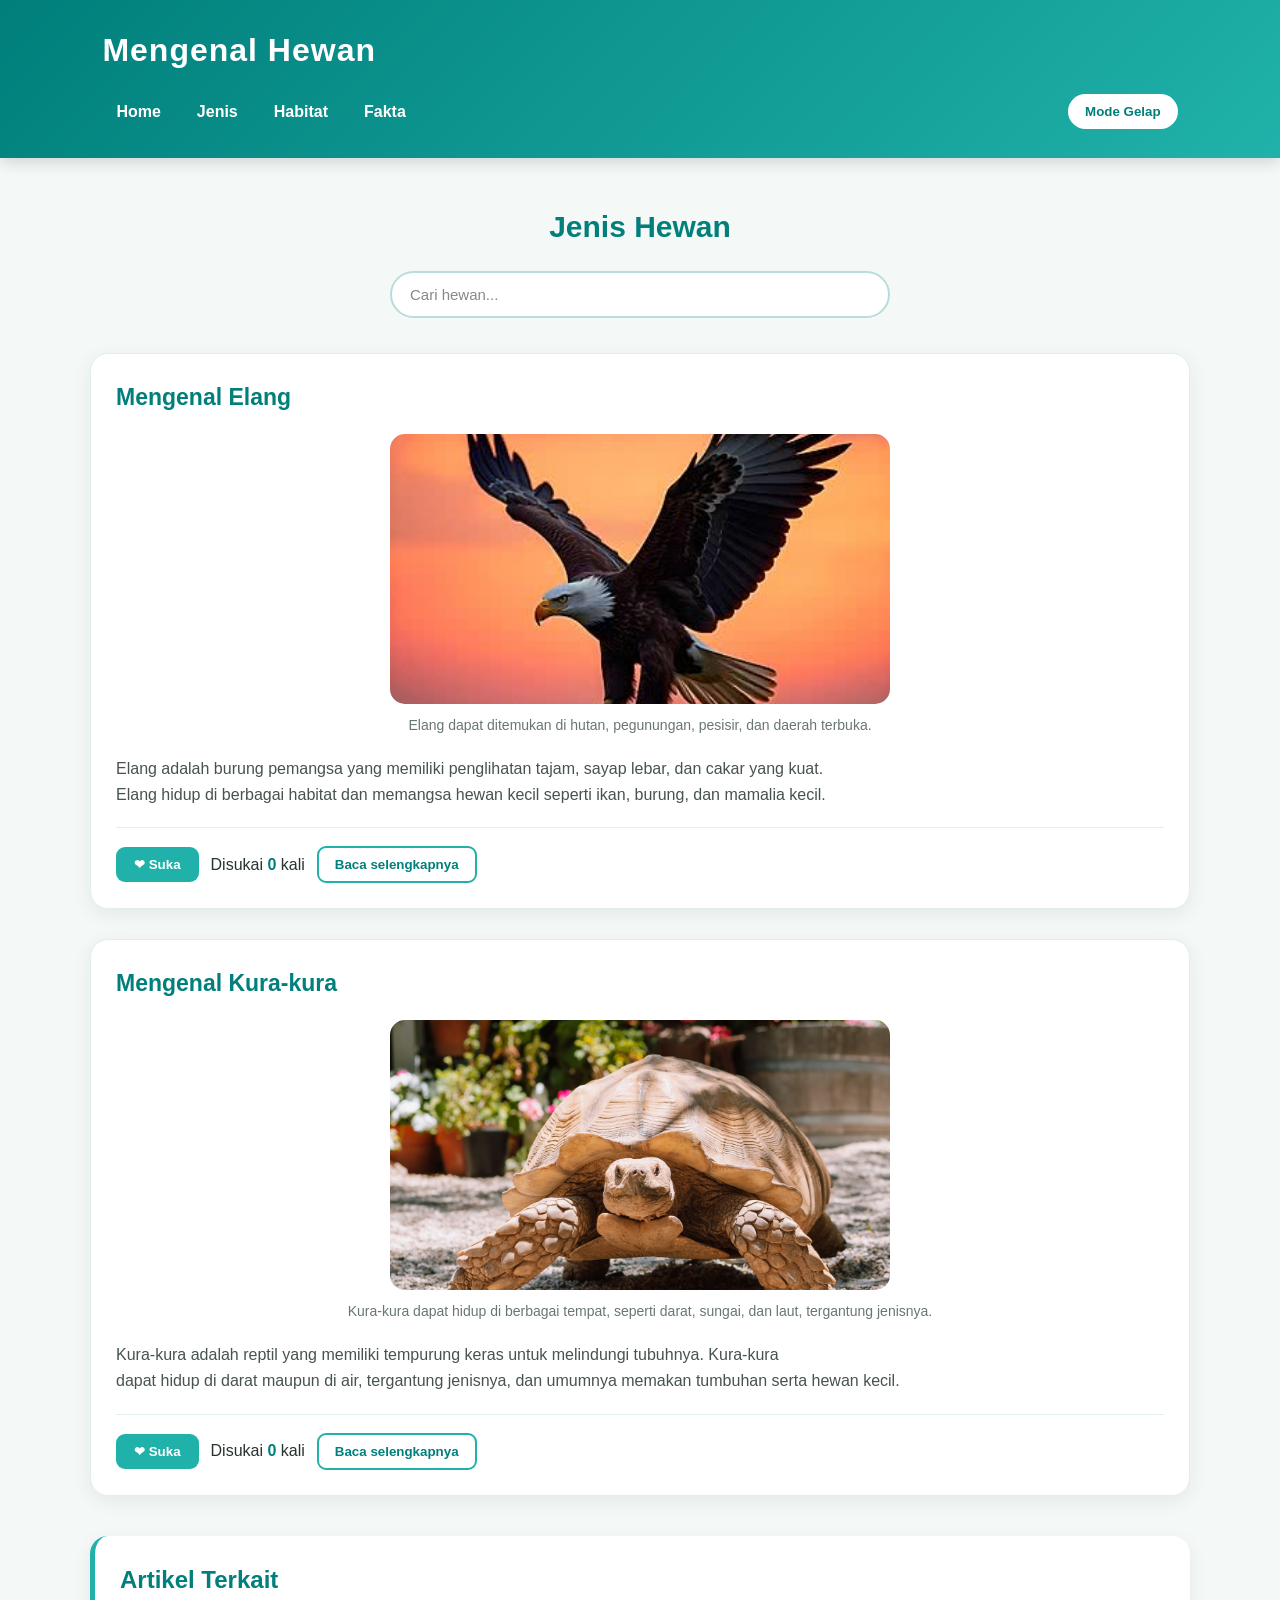
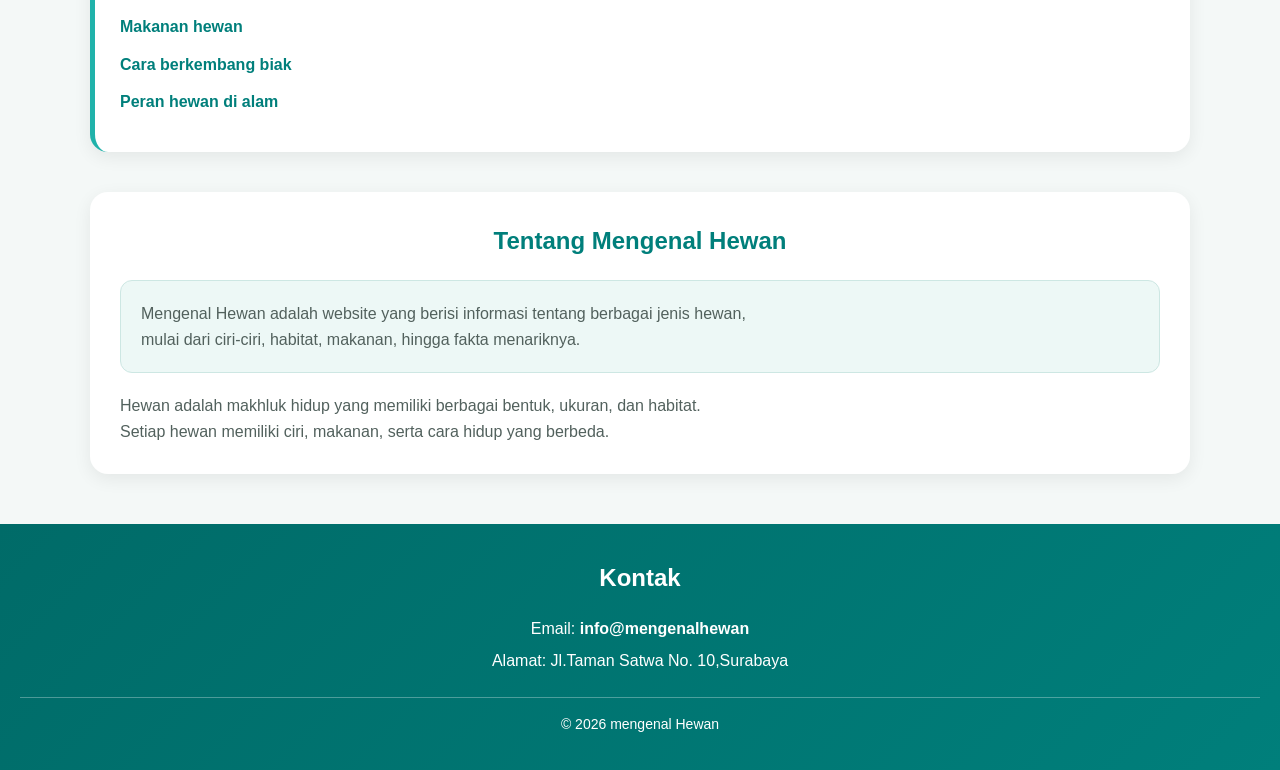
<file: index.html>
<!doctype html>
<html lang="en">
  <head>
    <meta charset="UTF-8" />
    <meta name="viewport" content="width=device-width, initial-scale=1.0" />
    <title>Mengenal Hewan</title>

    <link rel="stylesheet" href="style.css" />

    <!-- TAMBAHAN JS: menyambungkan file script.js. "defer" = tunggu HTML selesai dimuat dulu -->
    <script src="script.js" defer></script>

    <style>
      h1 {
        font-size: 20px;
        background-color: turquoise;
      }
    </style>
  </head>
  <body>
    <!--Header-->
    <header id="judul">
      <h1>Mengenal Hewan</h1>

      <!--Navigasi-->
      <nav id="navigasi">
        <a href="#">Home</a>
        <a href="jenis.html">Jenis</a>
        <a href="habitat.html">Habitat</a>
        <a href="fakta.html">Fakta</a>
        <!-- TAMBAHAN JS: tombol mode gelap -->
        <button id="tombol-gelap">Mode Gelap</button>
      </nav>
    </header>

    <!--Konten Utama-->
    <main>
      <!--Section-->
      <section id="jenis">
        <h2>Jenis Hewan</h2>

        <!-- TAMBAHAN JS (Tantangan 2, opsional): kotak cari hewan -->
        <input type="text" id="cari" placeholder="Cari hewan..." />

        <!--article 1-->
        <article>
          <h3>Mengenal Elang</h3>
          <figure>
            <img src="elang.jpg" alt="" width="400" height="225" />
            <figcaption>
              Elang dapat ditemukan di hutan, pegunungan, pesisir, dan daerah
              terbuka.
            </figcaption>
          </figure>

          <p>
            Elang adalah burung pemangsa yang memiliki penglihatan tajam, sayap
            lebar, dan cakar yang kuat. <br />
            Elang hidup di berbagai habitat dan memangsa hewan kecil seperti
            ikan, burung, dan mamalia kecil.
          </p>

          <!-- TAMBAHAN JS: teks tambahan (disembunyikan dulu lewat class "sembunyi") -->
          <p class="selengkapnya sembunyi">
            Elang membuat sarang di pohon tinggi atau tebing. Beberapa jenis
            elang di Indonesia, seperti Elang Jawa, termasuk satwa yang
            dilindungi.
          </p>

          <!-- TAMBAHAN JS: tombol Suka dan Baca selengkapnya -->
          <div class="aksi">
            <button class="btn-suka">❤ Suka</button>
            <span>Disukai <strong class="jumlah-suka">0</strong> kali</span>
            <button class="btn-baca">Baca selengkapnya</button>
          </div>
        </article>

        <!--article 2-->
        <article>
          <h3>Mengenal Kura-kura</h3>
          <figure>
            <img src="kura2.avif" alt="" width="400" height="200" />
            <figcaption>
              Kura-kura dapat hidup di berbagai tempat, seperti darat, sungai,
              dan laut, tergantung jenisnya.
            </figcaption>
          </figure>
          <p>
            Kura-kura adalah reptil yang memiliki tempurung keras untuk
            melindungi tubuhnya. Kura-kura <br />
            dapat hidup di darat maupun di air, tergantung jenisnya, dan umumnya
            memakan tumbuhan serta hewan kecil.
          </p>

          <!-- TAMBAHAN JS: teks tambahan (disembunyikan dulu lewat class "sembunyi") -->
          <p class="selengkapnya sembunyi">
            Tempurung kura-kura menyatu dengan tulang punggung dan tulang
            rusuknya, sehingga kura-kura tidak bisa keluar dari tempurungnya.
            Beberapa jenis dapat hidup lebih dari 50 tahun.
          </p>

          <!-- TAMBAHAN JS: tombol Suka dan Baca selengkapnya -->
          <div class="aksi">
            <button class="btn-suka">❤ Suka</button>
            <span>Disukai <strong class="jumlah-suka">0</strong> kali</span>
            <button class="btn-baca">Baca selengkapnya</button>
          </div>
        </article>
      </section>

      <!--Aside/Sidebar-->
      <aside>
        <h2>Artikel Terkait</h2>
        <ul>
          <li><a href="#">Makanan hewan</a></li>
          <li><a href="#">Cara berkembang biak</a></li>
          <li><a href="#">Peran hewan di alam</a></li>
        </ul>
      </aside>

      <!--Section Tentang-->
      <section id="Tentang">
        <h2>Tentang Mengenal Hewan</h2>

        <div class="wrapper">
          <p>
            Mengenal Hewan adalah website yang berisi informasi tentang berbagai
            jenis hewan, <br />
            mulai dari ciri-ciri, habitat, makanan, hingga fakta menariknya.
          </p>
        </div>
        <p>
          Hewan adalah makhluk hidup yang memiliki berbagai bentuk, ukuran, dan
          habitat. <br />
          Setiap hewan memiliki ciri, makanan, serta cara hidup yang berbeda.
        </p>
      </section>
    </main>
    <!--Footer-->
    <footer id="kontak">
      <h2>Kontak</h2>

      <address class="alamat">
        Email:
        <a href="mailto:info@mengenalhewan">info@mengenalhewan</a>
        <br />

        Alamat: Jl.Taman Satwa No. 10,Surabaya
      </address>

      <p>&copy; 2026 mengenal Hewan</p>
    </footer>
  </body>
</html>
</file>
<file: style.css>
/* =========================================
   RESET DASAR
========================================= */

* {
  margin: 0;
  padding: 0;
  box-sizing: border-box;
}

html {
  scroll-behavior: smooth;
}

body {
  font-family: Arial, Helvetica, sans-serif;
  background-color: #f4f8f7;
  color: #263330;
  line-height: 1.6;
  transition:
    background-color 0.3s ease,
    color 0.3s ease;
}


/* =========================================
   HEADER
========================================= */

header {
  background: linear-gradient(135deg, #007f7b, #20b2aa);
  color: white;
  padding: 25px 8%;
  box-shadow: 0 4px 15px rgba(0, 0, 0, 0.15);
  position: sticky;
  top: 0;
  z-index: 100;
}

header h1 {
  font-size: 32px;

  /* Supaya style h1 dari HTML tidak mengganggu */
  background-color: transparent;

  margin-bottom: 15px;
  letter-spacing: 1px;
}


/* =========================================
   NAVIGASI
========================================= */

#navigasi {
  display: flex;
  align-items: center;
  gap: 8px;
  flex-wrap: wrap;
}

#navigasi a {
  color: white;
  text-decoration: none;

  padding: 8px 14px;
  border-radius: 8px;

  font-weight: bold;

  transition: 0.3s ease;
}

#navigasi a:hover {
  background-color: rgba(255, 255, 255, 0.2);
  transform: translateY(-2px);
}


/* =========================================
   TOMBOL MODE GELAP
========================================= */

#tombol-gelap {
  margin-left: auto;

  border: none;
  border-radius: 20px;

  padding: 10px 17px;

  background-color: white;
  color: #007f7b;

  font-weight: bold;
  cursor: pointer;

  transition: all 0.3s ease;
}

#tombol-gelap:hover {
  transform: translateY(-2px);
  box-shadow: 0 4px 12px rgba(0, 0, 0, 0.2);
}

#tombol-gelap:active {
  transform: scale(0.96);
}


/* =========================================
   KONTEN UTAMA
========================================= */

main {
  width: 90%;
  max-width: 1100px;

  margin: 45px auto;
}


/* =========================================
   SECTION JENIS HEWAN
========================================= */

#jenis {
  margin-bottom: 40px;
}

#jenis h2 {
  text-align: center;

  color: #007f7b;

  font-size: 30px;

  margin-bottom: 20px;
}


/* =========================================
   KOTAK PENCARIAN
========================================= */

#cari {
  display: block;

  width: 100%;
  max-width: 500px;

  margin: 0 auto 35px;

  padding: 13px 18px;

  border: 2px solid #b9ddda;
  border-radius: 30px;

  background-color: white;
  color: #333;

  font-size: 15px;

  outline: none;

  transition: 0.3s ease;
}

#cari::placeholder {
  color: #888;
}

#cari:focus {
  border-color: #20b2aa;

  box-shadow:
    0 0 0 4px rgba(32, 178, 170, 0.15);
}


/* =========================================
   CARD / ARTICLE HEWAN
========================================= */

article {
  background-color: white;

  border: 1px solid #e1eeee;

  border-radius: 18px;

  padding: 25px;

  margin-bottom: 30px;

  box-shadow:
    0 5px 20px rgba(0, 0, 0, 0.07);

  transition: all 0.3s ease;
}

article:hover {
  transform: translateY(-5px);

  box-shadow:
    0 12px 28px rgba(0, 0, 0, 0.12);
}

article h3 {
  color: #007f7b;

  font-size: 23px;

  margin-bottom: 18px;
}


/* =========================================
   GAMBAR HEWAN
========================================= */

figure {
  margin-bottom: 20px;
}

figure img {
  display: block;

  width: 100%;
  max-width: 500px;

  height: 270px;

  object-fit: cover;

  margin: 0 auto;

  border-radius: 15px;

  transition: 0.3s ease;
}

figure img:hover {
  transform: scale(1.02);
}

figcaption {
  text-align: center;

  color: #687774;

  font-size: 14px;

  margin-top: 10px;
}


/* =========================================
   TEKS ARTICLE
========================================= */

article p {
  color: #46534f;

  margin-bottom: 15px;
}


/* =========================================
   BACA SELENGKAPNYA
========================================= */

.sembunyi {
  display: none;
}

.selengkapnya {
  background-color: #edf8f6;

  border-left: 4px solid #20b2aa;

  border-radius: 8px;

  padding: 15px;

  margin-top: 10px;
}


/* =========================================
   AREA AKSI
========================================= */

.aksi {
  display: flex;

  align-items: center;

  gap: 12px;

  flex-wrap: wrap;

  margin-top: 20px;

  padding-top: 18px;

  border-top: 1px solid #e3eeee;
}


/* =========================================
   TOMBOL SUKA
========================================= */

.btn-suka {
  border: none;

  background-color: #20b2aa;
  color: white;

  padding: 10px 18px;

  border-radius: 9px;

  font-weight: bold;

  cursor: pointer;

  transition: 0.3s ease;
}

.btn-suka:hover {
  background-color: #007f7b;

  transform: translateY(-2px);

  box-shadow:
    0 4px 10px rgba(0, 127, 123, 0.25);
}

.btn-suka:active {
  transform: scale(0.96);
}


/* =========================================
   JUMLAH SUKA
========================================= */

.jumlah-suka {
  color: #007f7b;

  font-weight: bold;

  font-size: 16px;
}


/* =========================================
   TOMBOL BACA
========================================= */

.btn-baca {
  border: 2px solid #20b2aa;

  background-color: transparent;

  color: #007f7b;

  padding: 9px 16px;

  border-radius: 9px;

  font-weight: bold;

  cursor: pointer;

  transition: 0.3s ease;
}

.btn-baca:hover {
  background-color: #20b2aa;

  color: white;

  transform: translateY(-2px);
}


/* =========================================
   ASIDE / ARTIKEL TERKAIT
========================================= */

aside {
  background-color: white;

  margin-top: 40px;

  padding: 25px;

  border-radius: 18px;

  border-left: 5px solid #20b2aa;

  box-shadow:
    0 5px 18px rgba(0, 0, 0, 0.07);
}

aside h2 {
  color: #007f7b;

  margin-bottom: 15px;
}

aside ul {
  list-style: none;
}

aside li {
  margin-bottom: 12px;
}

aside a {
  color: #007f7b;

  text-decoration: none;

  font-weight: bold;

  transition: 0.2s ease;
}

aside a:hover {
  color: #20b2aa;

  padding-left: 5px;
}


/* =========================================
   SECTION TENTANG
========================================= */

#Tentang {
  margin-top: 40px;

  background-color: white;

  padding: 30px;

  border-radius: 18px;

  box-shadow:
    0 5px 18px rgba(0, 0, 0, 0.07);
}

#Tentang h2 {
  text-align: center;

  color: #007f7b;

  margin-bottom: 20px;
}

#Tentang p {
  color: #52615d;
}


/* =========================================
   WRAPPER TENTANG
========================================= */

.wrapper {
  background-color: #edf8f6;

  padding: 20px;

  border-radius: 12px;

  border: 1px solid #cde7e3;

  margin-bottom: 20px;
}


/* =========================================
   FOOTER
========================================= */

footer {
  margin-top: 50px;

  background: linear-gradient(
    135deg,
    #006b68,
    #007f7b
  );

  color: white;

  text-align: center;

  padding: 35px 20px;
}

footer h2 {
  margin-bottom: 15px;
}

.alamat {
  font-style: normal;

  line-height: 2;
}

footer a {
  color: white;

  font-weight: bold;

  text-decoration: none;
}

footer a:hover {
  text-decoration: underline;
}

footer p {
  margin-top: 20px;

  padding-top: 15px;

  border-top: 1px solid
    rgba(255, 255, 255, 0.3);

  font-size: 14px;
}


/* =========================================
   MODE GELAP
========================================= */

body.mode-gelap {
  background-color: #121817;

  color: #eeeeee;
}


/* Header */

body.mode-gelap header {
  background: linear-gradient(
    135deg,
    #064d4a,
    #087a74
  );
}


/* Judul */

body.mode-gelap #jenis h2,
body.mode-gelap #Tentang h2,
body.mode-gelap aside h2,
body.mode-gelap article h3 {
  color: #42d6ce;
}


/* Card */

body.mode-gelap article {
  background-color: #202827;

  border-color: #344441;

  color: #eeeeee;

  box-shadow:
    0 5px 20px rgba(0, 0, 0, 0.3);
}

body.mode-gelap article p {
  color: #d0d8d6;
}


/* Caption */

body.mode-gelap figcaption {
  color: #aab7b4;
}


/* Selengkapnya */

body.mode-gelap .selengkapnya {
  background-color: #293735;

  border-left-color: #42d6ce;

  color: #dce5e3;
}


/* Garis */

body.mode-gelap .aksi {
  border-top-color: #394846;
}


/* Jumlah suka */

body.mode-gelap .jumlah-suka {
  color: #42d6ce;
}


/* Tombol baca */

body.mode-gelap .btn-baca {
  color: #42d6ce;

  border-color: #42d6ce;
}

body.mode-gelap .btn-baca:hover {
  background-color: #42d6ce;

  color: #17201f;
}


/* Search */

body.mode-gelap #cari {
  background-color: #242d2b;

  color: white;

  border-color: #40514f;
}

body.mode-gelap #cari::placeholder {
  color: #9eaaa8;
}


/* Aside */

body.mode-gelap aside {
  background-color: #202827;

  border-left-color: #42d6ce;

  color: #eeeeee;
}

body.mode-gelap aside a {
  color: #42d6ce;
}


/* Tentang */

body.mode-gelap #Tentang {
  background-color: #202827;

  color: #eeeeee;
}

body.mode-gelap #Tentang p {
  color: #d0d8d6;
}


/* Wrapper */

body.mode-gelap .wrapper {
  background-color: #293735;

  border-color: #405955;
}


/* Tombol Mode Gelap */

body.mode-gelap #tombol-gelap {
  background-color: #eeeeee;

  color: #17201f;
}


/* Footer */

body.mode-gelap footer {
  background: linear-gradient(
    135deg,
    #043c39,
    #065c58
  );
}


/* =========================================
   ANIMASI HALAMAN
========================================= */

article,
aside,
#Tentang {
  animation: muncul 0.6s ease;
}

@keyframes muncul {
  from {
    opacity: 0;
    transform: translateY(15px);
  }

  to {
    opacity: 1;
    transform: translateY(0);
  }
}


/* =========================================
   RESPONSIVE TABLET
========================================= */

@media (max-width: 800px) {

  header {
    padding: 22px 5%;
  }

  header h1 {
    text-align: center;

    font-size: 28px;
  }

  #navigasi {
    justify-content: center;
  }

  #tombol-gelap {
    margin-left: 0;
  }

  main {
    width: 92%;
  }
}


/* =========================================
   RESPONSIVE HP
========================================= */

@media (max-width: 600px) {

  header {
    padding: 20px 15px;
  }

  header h1 {
    font-size: 25px;

    margin-bottom: 12px;
  }

  #navigasi {
    gap: 5px;
  }

  #navigasi a {
    font-size: 13px;

    padding: 7px 9px;
  }

  #tombol-gelap {
    font-size: 13px;

    padding: 8px 12px;
  }

  main {
    width: 92%;

    margin: 30px auto;
  }

  #jenis h2 {
    font-size: 25px;
  }

  article {
    padding: 18px;

    border-radius: 15px;
  }

  article h3 {
    font-size: 20px;
  }

  figure img {
    height: 220px;
  }

  article p {
    font-size: 14px;
  }

  .aksi {
    flex-direction: column;

    align-items: stretch;
  }

  .btn-suka,
  .btn-baca {
    width: 100%;
  }

  aside,
  #Tentang {
    padding: 20px;
  }

  footer {
    padding: 30px 15px;
  }
}


/* =========================================
   HP KECIL
========================================= */

@media (max-width: 400px) {

  #navigasi {
    flex-direction: column;
  }

  #navigasi a,
  #tombol-gelap {
    width: 100%;

    text-align: center;
  }

  figure img {
    height: 180px;
  }

  #cari {
    font-size: 14px;
  }
}
</file>
